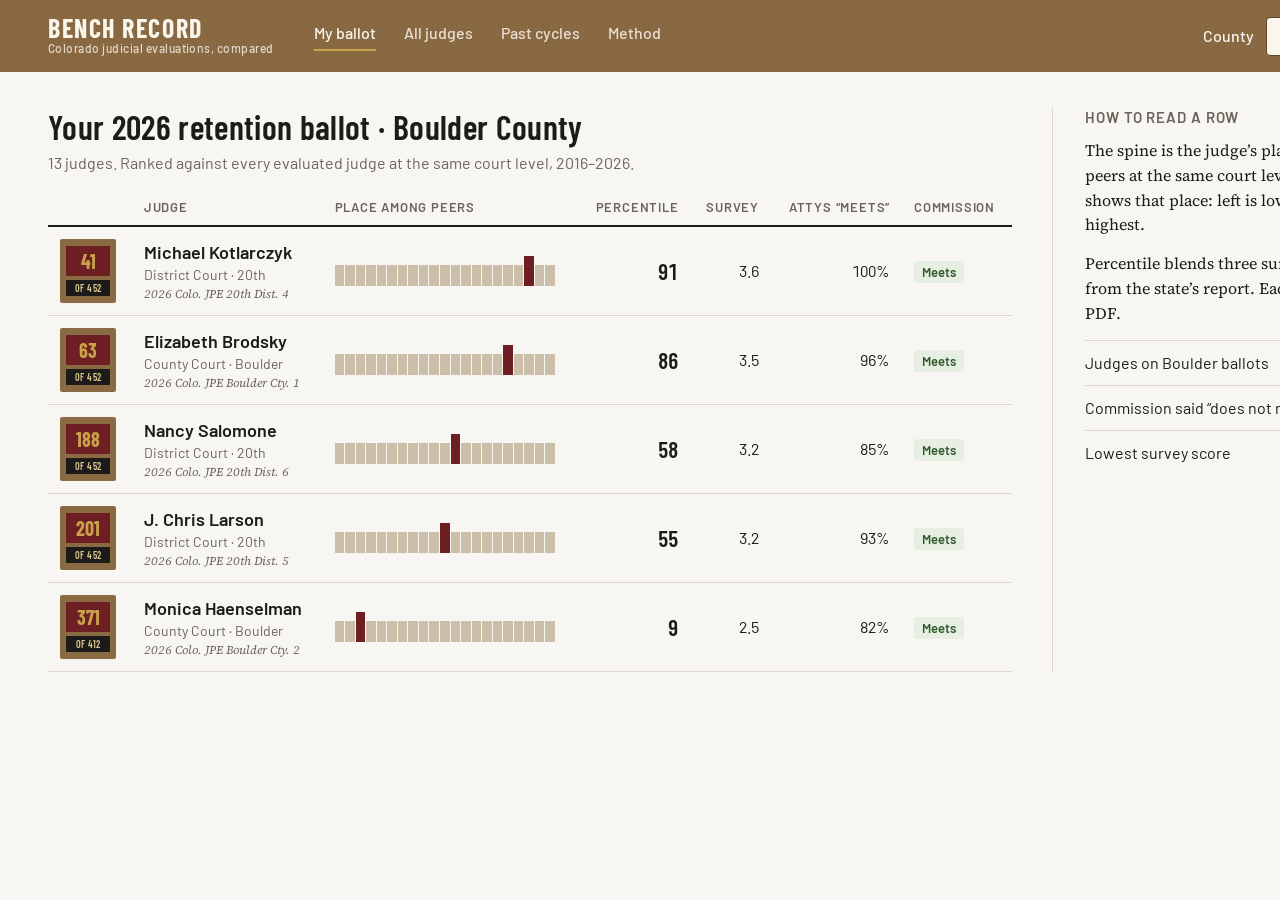
<file: .impeccable/mocks/decision/assigned.html>
<!doctype html>
<html><head><meta charset="utf-8">
<link href="https://fonts.googleapis.com/css2?family=Barlow:wght@400;500;600&family=Barlow+Condensed:wght@500;600;700&family=Source+Serif+4:opsz,wght@8..60,400;8..60,600&display=swap" rel="stylesheet">
<style>
:root{--paper:#f7f6f2;--buck:#8a6a43;--buck-d:#5f4629;--ox:#6e1f24;--ink:#1d1b19;--mute:#6b645b;--rule:#ddd6ca;--foil:#c9a24a}
*{box-sizing:border-box;margin:0}
body{width:1440px;height:900px;overflow:hidden;background:var(--paper);color:var(--ink);font:16px/1.45 Barlow,sans-serif}
header{background:var(--buck);background-image:repeating-linear-gradient(90deg,rgba(0,0,0,.035) 0 1px,transparent 1px 3px);color:#fbf6ec;padding:0 48px;height:72px;display:flex;align-items:center;gap:40px}
.mark{font:700 26px/1 "Barlow Condensed";letter-spacing:.06em;text-transform:uppercase}
.mark small{display:block;font:500 12px/1.3 Barlow;letter-spacing:.04em;text-transform:none;opacity:.8}
nav{display:flex;gap:28px;font-weight:500}
nav a{color:inherit;text-decoration:none;opacity:.85}nav a.on{opacity:1;border-bottom:2px solid var(--foil);padding-bottom:4px}
.sel{margin-left:auto;display:flex;align-items:center;gap:12px;font-weight:500}
select{font:600 16px Barlow;padding:8px 36px 8px 12px;border:1px solid var(--buck-d);border-radius:4px;background:#fbf6ec;color:var(--ink)}
main{padding:36px 48px;display:grid;grid-template-columns:1fr 340px;gap:40px}
h1{font:600 34px/1.1 "Barlow Condensed";letter-spacing:.01em}
.sub{color:var(--mute);margin:6px 0 24px}
table{width:100%;border-collapse:collapse}
th{font:600 13px Barlow;text-transform:uppercase;letter-spacing:.06em;color:var(--mute);text-align:left;padding:0 12px 10px;border-bottom:2px solid var(--ink)}
th.n,td.n{text-align:right;font-variant-numeric:tabular-nums}
td{padding:12px;border-bottom:1px solid var(--rule);vertical-align:middle}
.spine{display:flex;flex-direction:column;align-items:center;justify-content:center;width:56px;height:64px;background:var(--buck);border-radius:2px;padding:6px 0;gap:4px}
.spine b{display:block;width:44px;background:var(--ox);color:var(--foil);font:700 20px/1 "Barlow Condensed";text-align:center;padding:5px 0}
.spine i{display:block;width:44px;background:var(--ink);color:#d9c58f;font:600 10px/1 "Barlow Condensed";text-align:center;padding:3px 0;font-style:normal;letter-spacing:.05em}
.nm{font-weight:600;font-size:18px}.ct{color:var(--mute);font-size:14px}
.shelf{display:flex;align-items:flex-end;gap:1px;height:30px;width:220px}
.shelf span{flex:1;background:#cbbfa9;height:70%}
.shelf span.me{background:var(--ox);height:100%}
.pct{font:600 22px "Barlow Condensed"}
.rec{font-size:13px;font-weight:600;padding:3px 8px;border-radius:3px;background:#e7efe3;color:#2f5a2a}
.rec.no{background:#f4e2e1;color:var(--ox)}
.cite{font:400 12px "Source Serif 4";color:var(--mute);font-style:italic}
aside{border-left:1px solid var(--rule);padding-left:32px}
aside h2{font:600 15px Barlow;text-transform:uppercase;letter-spacing:.06em;color:var(--mute);margin-bottom:12px}
aside p{font:400 16px/1.55 "Source Serif 4";margin-bottom:14px}
.k{display:flex;justify-content:space-between;border-top:1px solid var(--rule);padding:10px 0;font-variant-numeric:tabular-nums}
.k b{font:600 20px "Barlow Condensed"}
</style></head><body>
<header><div class="mark">Bench Record<small>Colorado judicial evaluations, compared</small></div>
<nav><a class="on">My ballot</a><a>All judges</a><a>Past cycles</a><a>Method</a></nav>
<div class="sel">County <select><option>Boulder</option></select></div></header>
<main><section>
<h1>Your 2026 retention ballot · Boulder County</h1>
<p class="sub">13 judges. Ranked against every evaluated judge at the same court level, 2016–2026.</p>
<table><thead><tr><th></th><th>Judge</th><th>Place among peers</th><th class="n">Percentile</th><th class="n">Survey</th><th class="n">Attys “meets”</th><th>Commission</th></tr></thead><tbody>
<tr><td><div class="spine"><b>41</b><i>OF 452</i></div></td><td><div class="nm">Michael Kotlarczyk</div><div class="ct">District Court · 20th</div><div class="cite">2026 Colo. JPE 20th Dist. 4</div></td><td><div class="shelf"><span></span><span></span><span></span><span></span><span></span><span></span><span></span><span></span><span></span><span></span><span></span><span></span><span></span><span></span><span></span><span></span><span></span><span></span><span class="me"></span><span></span><span></span></div></td><td class="n pct">91</td><td class="n">3.6</td><td class="n">100%</td><td><span class="rec">Meets</span></td></tr>
<tr><td><div class="spine"><b>63</b><i>OF 452</i></div></td><td><div class="nm">Elizabeth Brodsky</div><div class="ct">County Court · Boulder</div><div class="cite">2026 Colo. JPE Boulder Cty. 1</div></td><td><div class="shelf"><span></span><span></span><span></span><span></span><span></span><span></span><span></span><span></span><span></span><span></span><span></span><span></span><span></span><span></span><span></span><span></span><span class="me"></span><span></span><span></span><span></span><span></span></div></td><td class="n pct">86</td><td class="n">3.5</td><td class="n">96%</td><td><span class="rec">Meets</span></td></tr>
<tr><td><div class="spine"><b>188</b><i>OF 452</i></div></td><td><div class="nm">Nancy Salomone</div><div class="ct">District Court · 20th</div><div class="cite">2026 Colo. JPE 20th Dist. 6</div></td><td><div class="shelf"><span></span><span></span><span></span><span></span><span></span><span></span><span></span><span></span><span></span><span></span><span></span><span class="me"></span><span></span><span></span><span></span><span></span><span></span><span></span><span></span><span></span><span></span></div></td><td class="n pct">58</td><td class="n">3.2</td><td class="n">85%</td><td><span class="rec">Meets</span></td></tr>
<tr><td><div class="spine"><b>201</b><i>OF 452</i></div></td><td><div class="nm">J. Chris Larson</div><div class="ct">District Court · 20th</div><div class="cite">2026 Colo. JPE 20th Dist. 5</div></td><td><div class="shelf"><span></span><span></span><span></span><span></span><span></span><span></span><span></span><span></span><span></span><span></span><span class="me"></span><span></span><span></span><span></span><span></span><span></span><span></span><span></span><span></span><span></span><span></span></div></td><td class="n pct">55</td><td class="n">3.2</td><td class="n">93%</td><td><span class="rec">Meets</span></td></tr>
<tr><td><div class="spine"><b>371</b><i>OF 412</i></div></td><td><div class="nm">Monica Haenselman</div><div class="ct">County Court · Boulder</div><div class="cite">2026 Colo. JPE Boulder Cty. 2</div></td><td><div class="shelf"><span></span><span></span><span class="me"></span><span></span><span></span><span></span><span></span><span></span><span></span><span></span><span></span><span></span><span></span><span></span><span></span><span></span><span></span><span></span><span></span><span></span><span></span></div></td><td class="n pct">9</td><td class="n">2.5</td><td class="n">82%</td><td><span class="rec">Meets</span></td></tr>
</tbody></table></section>
<aside><h2>How to read a row</h2>
<p>The spine is the judge’s place among all peers at the same court level. The shelf shows that place: left is lowest, right is highest.</p>
<p>Percentile blends three survey numbers from the state’s report. Each links to the PDF.</p>
<div class="k"><span>Judges on Boulder ballots</span><b>13</b></div>
<div class="k"><span>Commission said “does not meet”</span><b>0</b></div>
<div class="k"><span>Lowest survey score</span><b>2.5</b></div></aside></main>
</body></html>
</file>
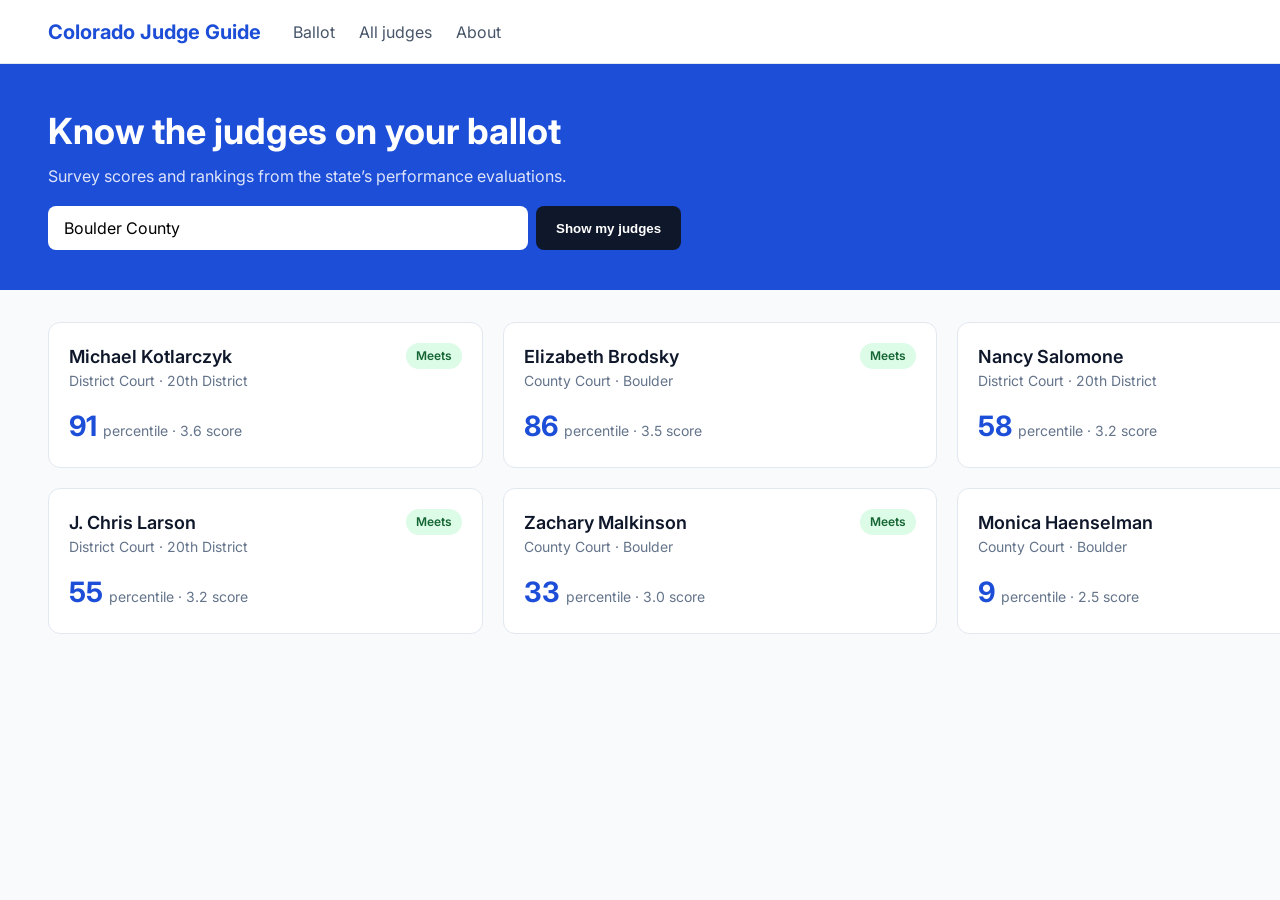
<file: .impeccable/mocks/decision/canon.html>
<!doctype html>
<html><head><meta charset="utf-8">
<link href="https://fonts.googleapis.com/css2?family=Inter:wght@400;600;700&display=swap" rel="stylesheet">
<style>
*{box-sizing:border-box;margin:0}
body{width:1440px;height:900px;overflow:hidden;background:#f8fafc;color:#0f172a;font:16px/1.5 Inter,sans-serif}
header{background:#fff;border-bottom:1px solid #e2e8f0;height:64px;display:flex;align-items:center;padding:0 48px;gap:32px}
.t{font-weight:700;font-size:20px;color:#1d4ed8}nav{display:flex;gap:24px;color:#475569}
.hero{background:#1d4ed8;color:#fff;padding:40px 48px}
.hero h1{font-size:36px;font-weight:700}.hero p{opacity:.85;margin:6px 0 18px}
.search{display:flex;gap:8px}.search input{width:480px;padding:12px 16px;border:0;border-radius:8px;font:16px Inter}.search button{padding:12px 20px;border:0;border-radius:8px;background:#0f172a;color:#fff;font-weight:600}
main{padding:32px 48px;display:grid;grid-template-columns:repeat(3,1fr);gap:20px}
.card{background:#fff;border:1px solid #e2e8f0;border-radius:12px;padding:20px}
.card h3{font-size:18px;font-weight:600}.card .c{color:#64748b;font-size:14px}
.badge{display:inline-block;margin-top:14px;font-size:28px;font-weight:700;color:#1d4ed8}
.badge small{font-size:14px;color:#64748b;font-weight:400}
.chip{float:right;font-size:12px;font-weight:600;background:#dcfce7;color:#166534;padding:4px 10px;border-radius:99px}
</style></head><body>
<header><div class="t">Colorado Judge Guide</div><nav><span>Ballot</span><span>All judges</span><span>About</span></nav></header>
<div class="hero"><h1>Know the judges on your ballot</h1><p>Survey scores and rankings from the state’s performance evaluations.</p><div class="search"><input value="Boulder County"><button>Show my judges</button></div></div>
<main>
<div class="card"><span class="chip">Meets</span><h3>Michael Kotlarczyk</h3><div class="c">District Court · 20th District</div><div class="badge">91 <small>percentile · 3.6 score</small></div></div>
<div class="card"><span class="chip">Meets</span><h3>Elizabeth Brodsky</h3><div class="c">County Court · Boulder</div><div class="badge">86 <small>percentile · 3.5 score</small></div></div>
<div class="card"><span class="chip">Meets</span><h3>Nancy Salomone</h3><div class="c">District Court · 20th District</div><div class="badge">58 <small>percentile · 3.2 score</small></div></div>
<div class="card"><span class="chip">Meets</span><h3>J. Chris Larson</h3><div class="c">District Court · 20th District</div><div class="badge">55 <small>percentile · 3.2 score</small></div></div>
<div class="card"><span class="chip">Meets</span><h3>Zachary Malkinson</h3><div class="c">County Court · Boulder</div><div class="badge">33 <small>percentile · 3.0 score</small></div></div>
<div class="card"><span class="chip">Meets</span><h3>Monica Haenselman</h3><div class="c">County Court · Boulder</div><div class="badge">9 <small>percentile · 2.5 score</small></div></div>
</main></body></html>
</file>
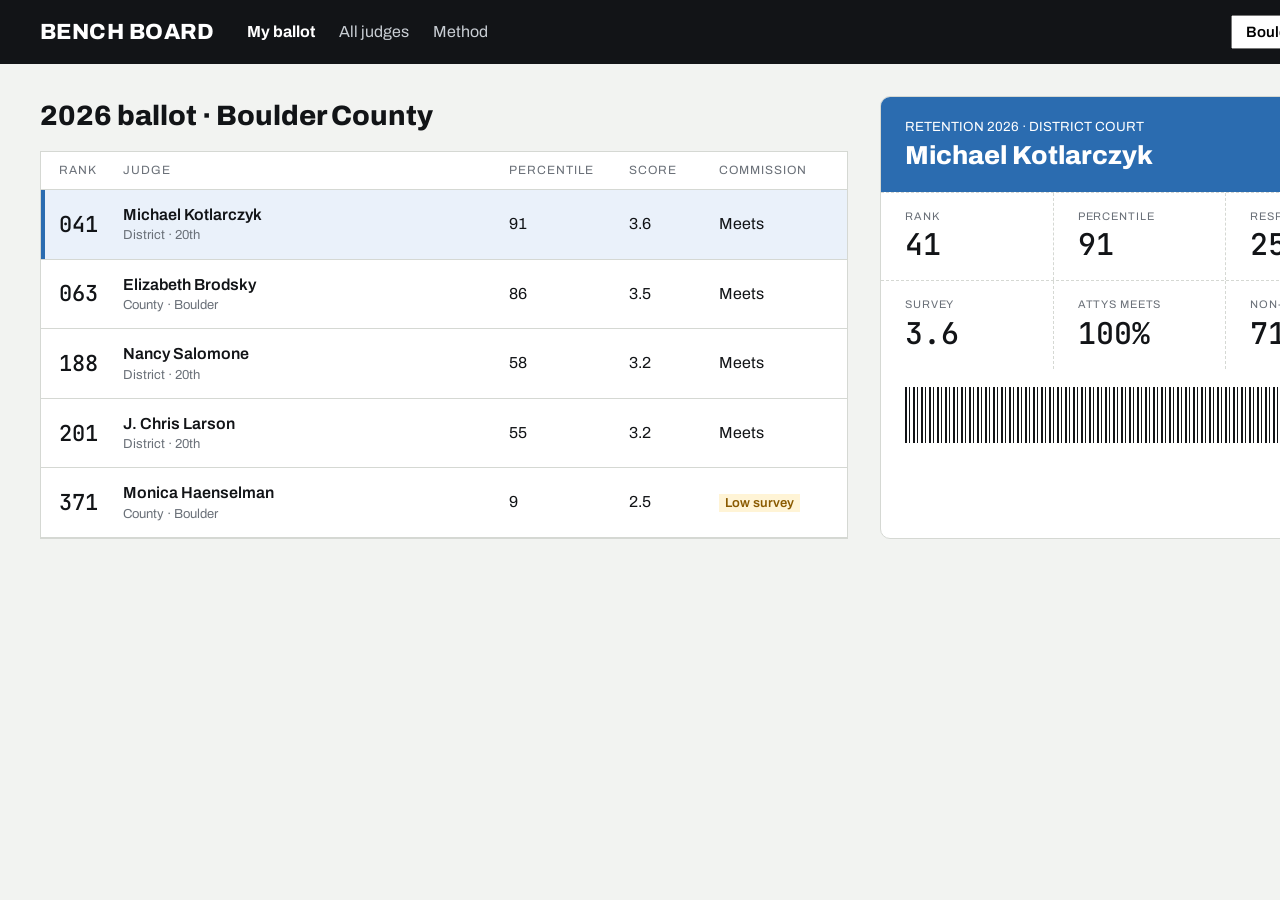
<file: .impeccable/mocks/decision/challenger-boarding.html>
<!doctype html>
<html><head><meta charset="utf-8">
<link href="https://fonts.googleapis.com/css2?family=Archivo:wght@400;600;800&family=JetBrains+Mono:wght@500&display=swap" rel="stylesheet">
<style>
:root{--g:#f2f3f1;--ink:#121417;--blue:#2b6cb0;--amb:#e0a100;--mute:#6a7078;--rule:#d5d8d3}
*{box-sizing:border-box;margin:0}
body{width:1440px;height:900px;overflow:hidden;background:var(--g);color:var(--ink);font:16px/1.4 Archivo,sans-serif}
header{background:var(--ink);color:#fff;height:64px;display:flex;align-items:center;padding:0 40px;gap:32px}
.t{font-weight:800;font-size:22px;letter-spacing:.02em}
nav{display:flex;gap:24px;color:#c9ced4}nav b{color:#fff}
.sel{margin-left:auto}select{font:600 15px Archivo;padding:7px 28px 7px 10px}
main{display:grid;grid-template-columns:1fr 520px;gap:32px;padding:32px 40px}
h1{font-weight:800;font-size:28px;margin-bottom:16px}
.board{background:#fff;border:1px solid var(--rule)}
.r{display:grid;grid-template-columns:64px 1fr 120px 90px 110px;align-items:center;padding:14px 18px;border-bottom:1px solid var(--rule);font-variant-numeric:tabular-nums}
.r.h{font-size:12px;text-transform:uppercase;letter-spacing:.08em;color:var(--mute);padding:10px 18px}
.r.sel{background:#eaf1fa;box-shadow:inset 4px 0 var(--blue)}
.rk{font:500 22px "JetBrains Mono"}.nm{font-weight:600}.ct{font-size:13px;color:var(--mute)}
.alert{color:#8a5a00;background:#fff4d6;padding:2px 6px;font-size:13px;font-weight:600}
.pass{background:#fff;border:1px solid var(--rule);border-radius:10px;overflow:hidden}
.ph{background:var(--blue);color:#fff;padding:18px 24px}.ph b{display:block;font-size:26px;font-weight:800}
.seg{display:grid;grid-template-columns:repeat(3,1fr);border-top:1px dashed var(--rule)}
.seg div{padding:16px 24px;border-right:1px dashed var(--rule)}
.seg small{display:block;font-size:11px;text-transform:uppercase;letter-spacing:.08em;color:var(--mute)}
.seg b{font:500 30px "JetBrains Mono"}
.code{margin:18px 24px;height:56px;background:repeating-linear-gradient(90deg,var(--ink) 0 2px,#fff 2px 4px,var(--ink) 4px 5px,#fff 5px 8px)}
</style></head><body>
<header><div class="t">BENCH BOARD</div><nav><b>My ballot</b><span>All judges</span><span>Method</span></nav><div class="sel"><select><option>Boulder County</option></select></div></header>
<main><section><h1>2026 ballot · Boulder County</h1><div class="board">
<div class="r h"><span>Rank</span><span>Judge</span><span>Percentile</span><span>Score</span><span>Commission</span></div>
<div class="r sel"><span class="rk">041</span><div><div class="nm">Michael Kotlarczyk</div><div class="ct">District · 20th</div></div><span>91</span><span>3.6</span><span>Meets</span></div>
<div class="r"><span class="rk">063</span><div><div class="nm">Elizabeth Brodsky</div><div class="ct">County · Boulder</div></div><span>86</span><span>3.5</span><span>Meets</span></div>
<div class="r"><span class="rk">188</span><div><div class="nm">Nancy Salomone</div><div class="ct">District · 20th</div></div><span>58</span><span>3.2</span><span>Meets</span></div>
<div class="r"><span class="rk">201</span><div><div class="nm">J. Chris Larson</div><div class="ct">District · 20th</div></div><span>55</span><span>3.2</span><span>Meets</span></div>
<div class="r"><span class="rk">371</span><div><div class="nm">Monica Haenselman</div><div class="ct">County · Boulder</div></div><span>9</span><span>2.5</span><span><span class="alert">Low survey</span></span></div>
</div></section>
<aside class="pass"><div class="ph"><small>RETENTION 2026 · DISTRICT COURT</small><b>Michael Kotlarczyk</b></div>
<div class="seg"><div><small>Rank</small><b>41</b></div><div><small>Percentile</small><b>91</b></div><div><small>Responses</small><b>25</b></div></div>
<div class="seg"><div><small>Survey</small><b>3.6</b></div><div><small>Attys meets</small><b>100%</b></div><div><small>Non-attys</small><b>71%</b></div></div>
<div class="code"></div></aside></main></body></html>
</file>
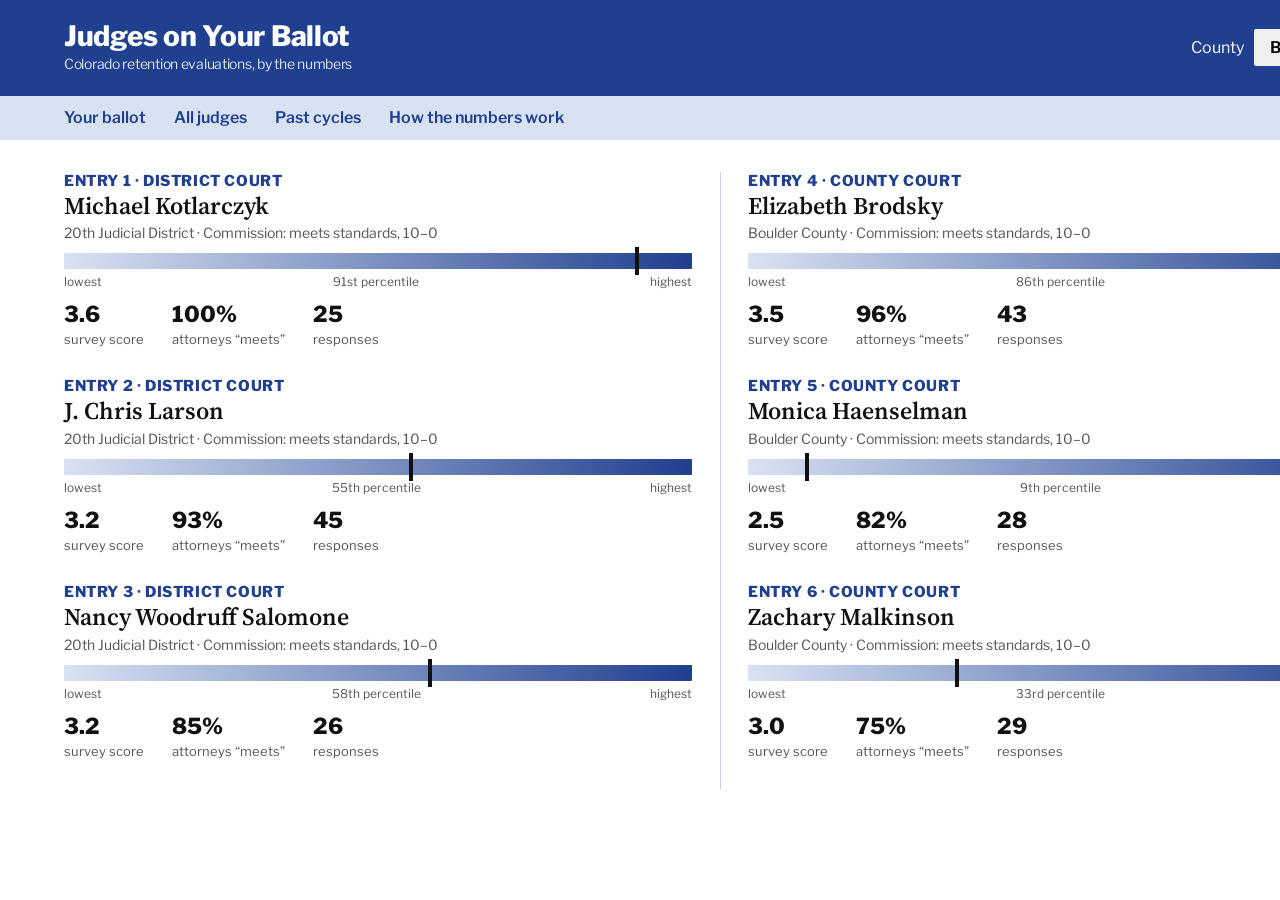
<file: .impeccable/mocks/decision/model-pick.html>
<!doctype html>
<html><head><meta charset="utf-8">
<link href="https://fonts.googleapis.com/css2?family=Libre+Franklin:wght@400;600;800&family=Source+Serif+4:opsz,wght@8..60,400;8..60,600&display=swap" rel="stylesheet">
<style>
:root{--blue:#1f3f8f;--tint:#d9e2f3;--ink:#111;--mute:#555;--rule:#c8d1e3}
*{box-sizing:border-box;margin:0}
body{width:1440px;height:900px;overflow:hidden;background:#fff;color:var(--ink);font:16px/1.5 "Libre Franklin",sans-serif}
header{background:var(--blue);color:#fff;padding:22px 64px;display:flex;align-items:center;gap:32px}
.t{font:800 28px/1 "Libre Franklin";letter-spacing:-.01em}.t small{display:block;font:400 14px/1.4 "Libre Franklin";opacity:.85;margin-top:4px}
.sel{margin-left:auto;display:flex;gap:10px;align-items:center}
select{font:600 16px "Libre Franklin";padding:8px 30px 8px 12px;border:0;border-radius:2px}
.bar{background:var(--tint);padding:10px 64px;font-weight:600;color:var(--blue);display:flex;gap:28px}
main{padding:32px 64px;columns:2;column-gap:56px;column-rule:1px solid var(--rule)}
.e{break-inside:avoid;margin-bottom:26px}
.num{font:800 15px "Libre Franklin";color:var(--blue);letter-spacing:.04em}
h2{font:600 24px/1.2 "Source Serif 4";margin:2px 0}
.c{color:var(--mute);font-size:14px;margin-bottom:10px}
.ruler{position:relative;height:16px;background:linear-gradient(90deg,var(--tint),var(--blue));border-radius:1px;margin:8px 0 4px}
.ruler i{position:absolute;top:-6px;width:4px;height:28px;background:var(--ink)}
.scale{display:flex;justify-content:space-between;font-size:12px;color:var(--mute)}
.f{display:flex;gap:28px;margin-top:10px;font-variant-numeric:tabular-nums}
.f b{display:block;font:800 22px "Libre Franklin"}
.f span{font-size:13px;color:var(--mute)}
</style></head><body>
<header><div class="t">Judges on Your Ballot<small>Colorado retention evaluations, by the numbers</small></div>
<div class="sel">County <select><option>Boulder</option></select></div></header>
<div class="bar"><span>Your ballot</span><span>All judges</span><span>Past cycles</span><span>How the numbers work</span></div>
<main>
<div class="e"><div class="num">ENTRY 1 · DISTRICT COURT</div><h2>Michael Kotlarczyk</h2><div class="c">20th Judicial District · Commission: meets standards, 10–0</div><div class="ruler"><i style="left:91%"></i></div><div class="scale"><span>lowest</span><span>91st percentile</span><span>highest</span></div><div class="f"><div><b>3.6</b><span>survey score</span></div><div><b>100%</b><span>attorneys “meets”</span></div><div><b>25</b><span>responses</span></div></div></div>
<div class="e"><div class="num">ENTRY 2 · DISTRICT COURT</div><h2>J. Chris Larson</h2><div class="c">20th Judicial District · Commission: meets standards, 10–0</div><div class="ruler"><i style="left:55%"></i></div><div class="scale"><span>lowest</span><span>55th percentile</span><span>highest</span></div><div class="f"><div><b>3.2</b><span>survey score</span></div><div><b>93%</b><span>attorneys “meets”</span></div><div><b>45</b><span>responses</span></div></div></div>
<div class="e"><div class="num">ENTRY 3 · DISTRICT COURT</div><h2>Nancy Woodruff Salomone</h2><div class="c">20th Judicial District · Commission: meets standards, 10–0</div><div class="ruler"><i style="left:58%"></i></div><div class="scale"><span>lowest</span><span>58th percentile</span><span>highest</span></div><div class="f"><div><b>3.2</b><span>survey score</span></div><div><b>85%</b><span>attorneys “meets”</span></div><div><b>26</b><span>responses</span></div></div></div>
<div class="e"><div class="num">ENTRY 4 · COUNTY COURT</div><h2>Elizabeth Brodsky</h2><div class="c">Boulder County · Commission: meets standards, 10–0</div><div class="ruler"><i style="left:86%"></i></div><div class="scale"><span>lowest</span><span>86th percentile</span><span>highest</span></div><div class="f"><div><b>3.5</b><span>survey score</span></div><div><b>96%</b><span>attorneys “meets”</span></div><div><b>43</b><span>responses</span></div></div></div>
<div class="e"><div class="num">ENTRY 5 · COUNTY COURT</div><h2>Monica Haenselman</h2><div class="c">Boulder County · Commission: meets standards, 10–0</div><div class="ruler"><i style="left:9%"></i></div><div class="scale"><span>lowest</span><span>9th percentile</span><span>highest</span></div><div class="f"><div><b>2.5</b><span>survey score</span></div><div><b>82%</b><span>attorneys “meets”</span></div><div><b>28</b><span>responses</span></div></div></div>
<div class="e"><div class="num">ENTRY 6 · COUNTY COURT</div><h2>Zachary Malkinson</h2><div class="c">Boulder County · Commission: meets standards, 10–0</div><div class="ruler"><i style="left:33%"></i></div><div class="scale"><span>lowest</span><span>33rd percentile</span><span>highest</span></div><div class="f"><div><b>3.0</b><span>survey score</span></div><div><b>75%</b><span>attorneys “meets”</span></div><div><b>29</b><span>responses</span></div></div></div>
</main></body></html>
</file>
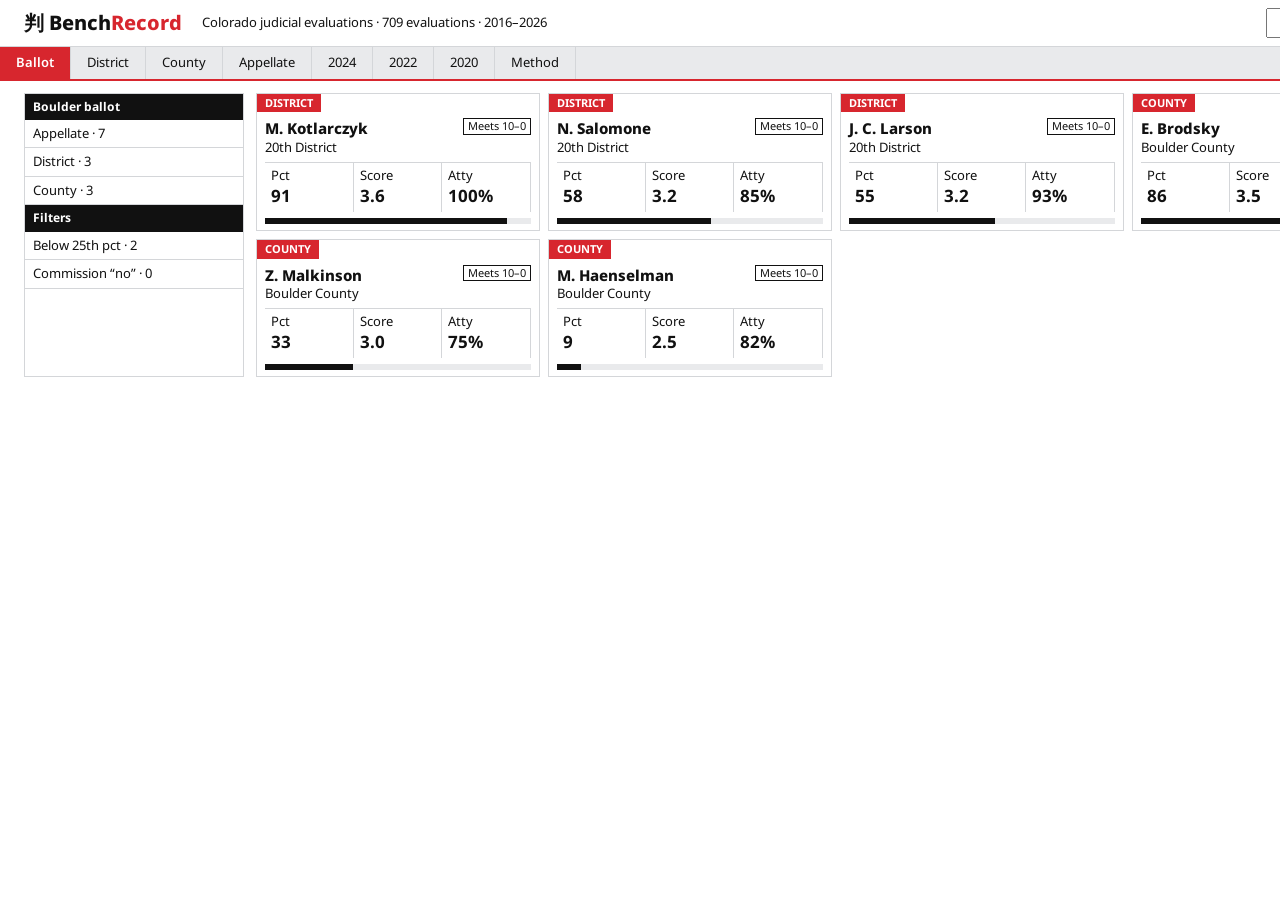
<file: .impeccable/mocks/decision/r1-dense.html>
<!doctype html>
<html><head><meta charset="utf-8">
<link href="https://fonts.googleapis.com/css2?family=Noto+Sans:wght@400;600;800&display=swap" rel="stylesheet">
<style>
:root{--red:#d7262e;--k:#111;--line:#d4d6d9;--fill:#e9eaec;--mute:#5c6168}
*{box-sizing:border-box;margin:0}
body{width:1440px;height:900px;overflow:hidden;background:#fff;color:var(--k);font:13px/1.35 "Noto Sans",sans-serif}
.top{display:flex;align-items:center;gap:20px;padding:8px 24px;border-bottom:1px solid var(--line)}
.t{font:800 20px "Noto Sans"}.t span{color:var(--red)}
select{font:600 13px "Noto Sans";padding:4px 22px 4px 8px;margin-left:auto}
.nav{display:flex;gap:0;background:var(--fill);border-bottom:2px solid var(--red)}.nav a{padding:7px 16px;border-right:1px solid var(--line)}.nav a.on{background:var(--red);color:#fff;font-weight:600}
main{display:grid;grid-template-columns:220px 1fr;gap:12px;padding:12px 24px}
.side{border:1px solid var(--line)}.side h3{background:var(--k);color:#fff;font-size:12px;padding:5px 8px}.side li{list-style:none;padding:5px 8px;border-bottom:1px solid var(--line)}
.grid{display:grid;grid-template-columns:repeat(4,1fr);gap:8px}
.m{border:1px solid var(--line)}.m h4{display:inline-block;background:var(--red);color:#fff;font-size:11px;padding:2px 8px}
.m .b{padding:6px 8px}.nm{font-weight:800;font-size:15px}
.st{display:grid;grid-template-columns:repeat(3,1fr);border-top:1px solid var(--line);margin-top:6px}
.st div{padding:4px 6px;border-right:1px solid var(--line);font-variant-numeric:tabular-nums}.st b{display:block;font-size:17px}
.bar{height:6px;background:var(--fill);margin-top:6px}.bar i{display:block;height:6px;background:var(--k)}
.badge{float:right;font-size:11px;border:1px solid var(--k);padding:0 4px}
</style></head><body>
<div class="top"><div class="t">判 Bench<span>Record</span></div><span>Colorado judicial evaluations · 709 evaluations · 2016–2026</span><select><option>Boulder County</option></select></div>
<div class="nav"><a class="on">Ballot</a><a>District</a><a>County</a><a>Appellate</a><a>2024</a><a>2022</a><a>2020</a><a>Method</a></div>
<main><div class="side"><h3>Boulder ballot</h3><li>Appellate · 7</li><li>District · 3</li><li>County · 3</li><h3>Filters</h3><li>Below 25th pct · 2</li><li>Commission “no” · 0</li></div>
<div class="grid">
<div class="m"><h4>DISTRICT</h4><div class="b"><span class="badge">Meets 10–0</span><div class="nm">M. Kotlarczyk</div>20th District<div class="st"><div>Pct<b>91</b></div><div>Score<b>3.6</b></div><div>Atty<b>100%</b></div></div><div class="bar"><i style="width:91%"></i></div></div></div>
<div class="m"><h4>DISTRICT</h4><div class="b"><span class="badge">Meets 10–0</span><div class="nm">N. Salomone</div>20th District<div class="st"><div>Pct<b>58</b></div><div>Score<b>3.2</b></div><div>Atty<b>85%</b></div></div><div class="bar"><i style="width:58%"></i></div></div></div>
<div class="m"><h4>DISTRICT</h4><div class="b"><span class="badge">Meets 10–0</span><div class="nm">J. C. Larson</div>20th District<div class="st"><div>Pct<b>55</b></div><div>Score<b>3.2</b></div><div>Atty<b>93%</b></div></div><div class="bar"><i style="width:55%"></i></div></div></div>
<div class="m"><h4>COUNTY</h4><div class="b"><span class="badge">Meets 10–0</span><div class="nm">E. Brodsky</div>Boulder County<div class="st"><div>Pct<b>86</b></div><div>Score<b>3.5</b></div><div>Atty<b>96%</b></div></div><div class="bar"><i style="width:86%"></i></div></div></div>
<div class="m"><h4>COUNTY</h4><div class="b"><span class="badge">Meets 10–0</span><div class="nm">Z. Malkinson</div>Boulder County<div class="st"><div>Pct<b>33</b></div><div>Score<b>3.0</b></div><div>Atty<b>75%</b></div></div><div class="bar"><i style="width:33%"></i></div></div></div>
<div class="m"><h4>COUNTY</h4><div class="b"><span class="badge">Meets 10–0</span><div class="nm">M. Haenselman</div>Boulder County<div class="st"><div>Pct<b>9</b></div><div>Score<b>2.5</b></div><div>Atty<b>82%</b></div></div><div class="bar"><i style="width:9%"></i></div></div></div>
</div></main></body></html>
</file>
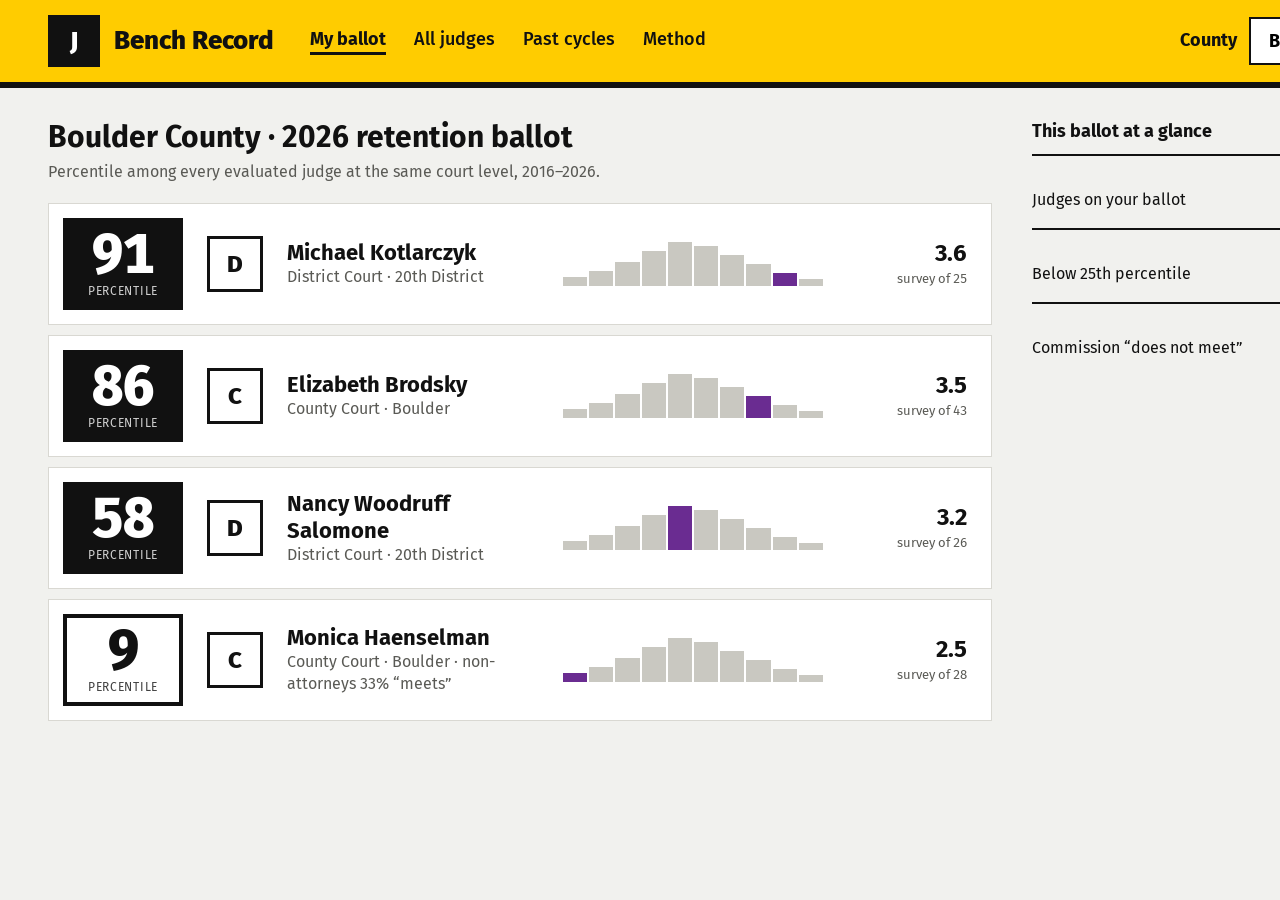
<file: .impeccable/mocks/decision/r1-wayfinding.html>
<!doctype html>
<html><head><meta charset="utf-8">
<link href="https://fonts.googleapis.com/css2?family=Fira+Sans:wght@400;500;700;800&display=swap" rel="stylesheet">
<style>
:root{--y:#ffcc00;--k:#111;--g:#f1f1ee;--rule:#d9d8d2;--mute:#5a5a55;--you:#6a2c91}
*{box-sizing:border-box;margin:0}
body{width:1440px;height:900px;overflow:hidden;background:var(--g);color:var(--k);font:16px/1.4 "Fira Sans",sans-serif}
.band{background:var(--y);height:88px;display:flex;align-items:center;padding:0 48px;gap:36px;border-bottom:6px solid var(--k)}
.mk{display:flex;align-items:center;gap:14px;font:800 26px/1 "Fira Sans"}
.sq{width:52px;height:52px;background:var(--k);color:#fff;display:grid;place-items:center;font:800 26px "Fira Sans"}
nav{display:flex;gap:28px;font-weight:500;font-size:18px}nav b{border-bottom:3px solid var(--k)}
.sel{margin-left:auto;display:flex;align-items:center;gap:12px;font-weight:700;font-size:18px}
select{font:700 18px "Fira Sans";padding:10px 40px 10px 14px;border:2px solid var(--k);background:#fff}
main{display:grid;grid-template-columns:1fr 360px;gap:40px;padding:32px 48px}
h1{font:700 30px/1.15 "Fira Sans"}.sub{color:var(--mute);margin:6px 0 20px}
.row{display:grid;grid-template-columns:120px 56px 1fr 260px 120px;align-items:center;gap:24px;background:#fff;border:1px solid var(--rule);margin-bottom:10px;padding:14px 24px 14px 14px}
.big{background:var(--k);color:#fff;height:92px;display:flex;flex-direction:column;align-items:center;justify-content:center}
.big b{font:800 56px/1 "Fira Sans";font-variant-numeric:tabular-nums}.big small{font-size:12px;letter-spacing:.06em;opacity:.8}
.pic{width:56px;height:56px;border:3px solid var(--k);display:grid;place-items:center;font:800 24px "Fira Sans"}
.nm{font:700 22px "Fira Sans"}.ct{color:var(--mute)}
.dist{position:relative;height:44px;display:flex;align-items:flex-end;gap:2px}
.dist i{flex:1;background:#c9c8c1}.dist i.y{background:var(--you)}
.fig{text-align:right;font-variant-numeric:tabular-nums}.fig b{display:block;font:700 24px "Fira Sans"}.fig span{font-size:13px;color:var(--mute)}
.row.low .big{background:#fff;color:var(--k);outline:4px solid var(--k);outline-offset:-4px}
aside h2{font:700 18px "Fira Sans";margin-bottom:12px}
.k{display:flex;justify-content:space-between;align-items:baseline;border-top:2px solid var(--k);padding:12px 0}
.k b{font:800 40px "Fira Sans"}
</style></head><body>
<div class="band"><div class="mk"><span class="sq">J</span>Bench Record</div>
<nav><b>My ballot</b><span>All judges</span><span>Past cycles</span><span>Method</span></nav>
<div class="sel">County <select><option>Boulder</option></select></div></div>
<main><section><h1>Boulder County · 2026 retention ballot</h1>
<p class="sub">Percentile among every evaluated judge at the same court level, 2016–2026.</p>
<div class="row"><div class="big"><b>91</b><small>PERCENTILE</small></div><div class="pic">D</div><div><div class="nm">Michael Kotlarczyk</div><div class="ct">District Court · 20th District</div></div><div class="dist"><i style="height:20%"></i><i style="height:35%"></i><i style="height:55%"></i><i style="height:80%"></i><i style="height:100%"></i><i style="height:90%"></i><i style="height:70%"></i><i style="height:50%"></i><i class="y" style="height:30%"></i><i style="height:15%"></i></div><div class="fig"><b>3.6</b><span>survey of 25</span></div></div>
<div class="row"><div class="big"><b>86</b><small>PERCENTILE</small></div><div class="pic">C</div><div><div class="nm">Elizabeth Brodsky</div><div class="ct">County Court · Boulder</div></div><div class="dist"><i style="height:20%"></i><i style="height:35%"></i><i style="height:55%"></i><i style="height:80%"></i><i style="height:100%"></i><i style="height:90%"></i><i style="height:70%"></i><i class="y" style="height:50%"></i><i style="height:30%"></i><i style="height:15%"></i></div><div class="fig"><b>3.5</b><span>survey of 43</span></div></div>
<div class="row"><div class="big"><b>58</b><small>PERCENTILE</small></div><div class="pic">D</div><div><div class="nm">Nancy Woodruff Salomone</div><div class="ct">District Court · 20th District</div></div><div class="dist"><i style="height:20%"></i><i style="height:35%"></i><i style="height:55%"></i><i style="height:80%"></i><i class="y" style="height:100%"></i><i style="height:90%"></i><i style="height:70%"></i><i style="height:50%"></i><i style="height:30%"></i><i style="height:15%"></i></div><div class="fig"><b>3.2</b><span>survey of 26</span></div></div>
<div class="row low"><div class="big"><b>9</b><small>PERCENTILE</small></div><div class="pic">C</div><div><div class="nm">Monica Haenselman</div><div class="ct">County Court · Boulder · non-attorneys 33% “meets”</div></div><div class="dist"><i class="y" style="height:20%"></i><i style="height:35%"></i><i style="height:55%"></i><i style="height:80%"></i><i style="height:100%"></i><i style="height:90%"></i><i style="height:70%"></i><i style="height:50%"></i><i style="height:30%"></i><i style="height:15%"></i></div><div class="fig"><b>2.5</b><span>survey of 28</span></div></div>
</section>
<aside><h2>This ballot at a glance</h2>
<div class="k"><span>Judges on your ballot</span><b>13</b></div>
<div class="k"><span>Below 25th percentile</span><b>2</b></div>
<div class="k"><span>Commission “does not meet”</span><b>0</b></div></aside></main>
</body></html>
</file>
